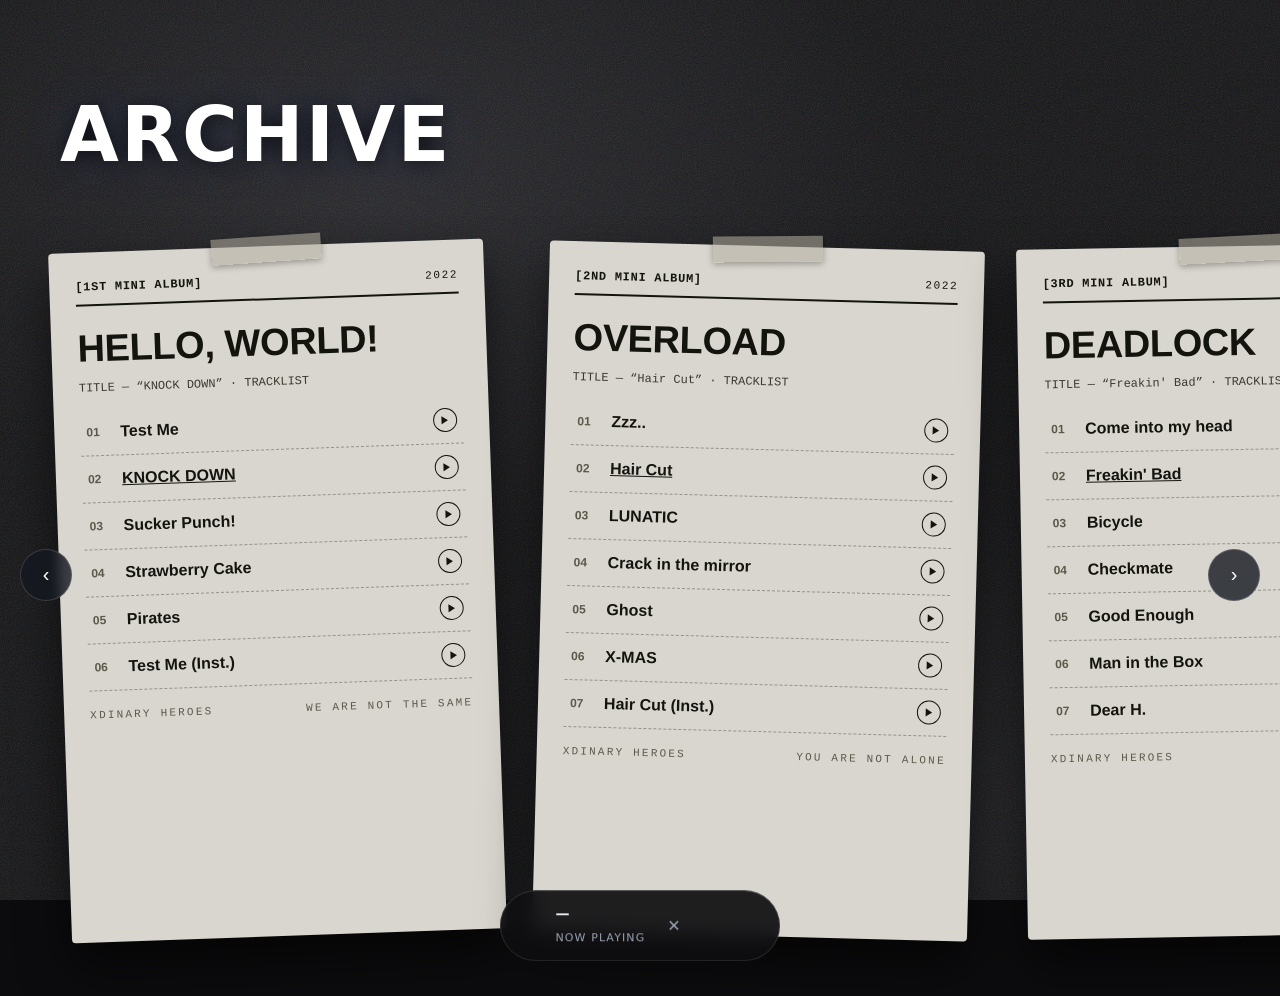
<file: archive.html>
<!DOCTYPE html>
<html lang="ko">
<head>
  <meta charset="UTF-8" />
  <meta name="viewport" content="width=device-width, initial-scale=1.0" />
  <title>ARCHIVE — Xdinary Heroes</title>
  <link rel="icon" href="data:,"/>
  <link rel="stylesheet" href="assets/css/common.css" />
  <style>
    body { background:#0c0c0e; }
    .wall { position:fixed; inset:0; z-index:-2;
      background:radial-gradient(900px 600px at 30% 20%, #26262a 0%, transparent 60%),
                 radial-gradient(700px 500px at 80% 90%, #1c1c1f 0%, transparent 60%), #131315; }
    .wall::after { content:""; position:absolute; inset:0; opacity:0.16;
      background-image:url("data:image/svg+xml,%3Csvg xmlns='http://www.w3.org/2000/svg' width='160' height='160'%3E%3Cfilter id='n'%3E%3CfeTurbulence type='fractalNoise' baseFrequency='0.85' numOctaves='3'/%3E%3C/filter%3E%3Crect width='100%25' height='100%25' filter='url(%23n)'/%3E%3C/svg%3E"); }

    .intro { padding: 78px 60px 4px; }
    .intro h1 { font-size:clamp(40px,6.4vw,76px); font-weight:900; letter-spacing:0.03em; color:#fff;
      text-shadow:0 2px 24px rgba(0,0,0,0.9), 0 0 40px rgba(120,150,255,0.25); }
    .home-link { position:fixed; left:24px; top:22px; z-index:60; font-size:12px; letter-spacing:0.15em; color:rgba(255,255,255,0.6); }
    .home-link:hover { color:#fff; }

    .slider-wrap { position:relative; margin-top:20px; }
    .slider { display:flex; gap:46px; padding:30px 60px 60px; overflow-x:auto; scroll-snap-type:x mandatory; scrollbar-width:none; }
    .slider::-webkit-scrollbar { display:none; }

    .poster { flex:0 0 clamp(300px,34vw,440px); scroll-snap-align:center; background:#d9d6cf; color:#14140f;
      border-radius:4px; padding:26px 26px 30px; transform:rotate(var(--tilt,-1deg)); box-shadow:0 24px 50px rgba(0,0,0,0.6);
      position:relative; transition:transform 0.4s, box-shadow 0.4s; font-family:"Courier New",monospace; }
    .poster:hover { transform:rotate(0deg) translateY(-6px) scale(1.01); box-shadow:0 34px 70px rgba(0,0,0,0.7); }
    .poster::before { content:""; position:absolute; top:-10px; left:50%; transform:translateX(-50%) rotate(-2deg);
      width:110px; height:26px; background:rgba(180,175,160,0.55); box-shadow:0 2px 6px rgba(0,0,0,0.3); }
    .poster .ph { display:flex; justify-content:space-between; align-items:baseline; border-bottom:2px solid #14140f; padding-bottom:8px; }
    .poster .ph .album-no { font-weight:800; letter-spacing:0.06em; font-size:12px; }
    .poster .ph .album-tag { font-size:11px; letter-spacing:0.15em; }
    .poster h2 { font-family:"Pretendard","Noto Sans KR",sans-serif; font-size:clamp(24px,3.2vw,38px); font-weight:900;
      margin:14px 0 2px; text-transform:uppercase; letter-spacing:-0.01em; }
    .poster .release { font-size:12px; color:#3a3a30; margin-bottom:12px; }

    .tracklist { list-style:none; }
    .tracklist li { display:flex; align-items:center; gap:10px; padding:7px 6px; border-bottom:1px dashed rgba(20,20,15,0.35);
      font-family:"Pretendard","Noto Sans KR",sans-serif; }
    .tracklist li .num { font-weight:800; font-size:12px; width:22px; color:#5a5a4a; flex-shrink:0; }
    /* the song title IS a transparent (invisible) clickable hotspot */
    .tracklist .play-hit { flex:1; text-align:left; background:transparent; border:0; padding:4px 2px; margin:0;
      font:inherit; font-weight:600; color:#14140f; cursor:pointer; border-radius:4px; transition:background .15s; }
    .tracklist .play-hit:hover { background:rgba(20,20,15,0.10); }
    .tracklist .play-hit:focus-visible { outline:2px solid #14140f; }
    .tracklist li.is-title .play-hit { text-decoration:underline; }
    .tracklist .play-ico { width:24px; height:24px; border-radius:50%; display:flex; align-items:center; justify-content:center;
      border:1.5px solid #14140f; font-size:10px; flex-shrink:0; }
    .tracklist li.playing { background:#14140f; }
    .tracklist li.playing .num { color:#b9b6a0; }
    .tracklist li.playing .play-hit { color:#d9d6cf; }
    .tracklist li.playing .play-ico { border-color:#d9d6cf; color:#d9d6cf; }
    .poster .footer-stamp { margin-top:16px; font-size:11px; letter-spacing:0.2em; color:#5a5a4a; display:flex; justify-content:space-between; }

    .nav-arrow { position:absolute; top:46%; transform:translateY(-50%); z-index:5; width:52px; height:52px; border-radius:50%;
      cursor:pointer; background:rgba(20,24,33,0.8); border:1px solid rgba(255,255,255,0.15); color:#fff; font-size:20px;
      display:flex; align-items:center; justify-content:center; backdrop-filter:blur(6px); }
    .nav-arrow:hover { border-color:var(--accent); }
    .nav-arrow.prev { left:20px; } .nav-arrow.next { right:20px; }

    .now-playing { position:fixed; left:50%; bottom:24px; transform:translate(-50%,120%); z-index:90; display:flex; align-items:center;
      gap:16px; background:rgba(15,15,17,0.92); border:1px solid rgba(255,255,255,0.12); padding:12px 18px; border-radius:999px;
      backdrop-filter:blur(10px); transition:transform 0.35s; min-width:280px; }
    .now-playing.show { transform:translate(-50%,0); }
    .now-playing .eq { display:flex; align-items:flex-end; gap:3px; height:20px; }
    .now-playing .eq span { width:3px; background:var(--accent); border-radius:2px; animation:eq 0.8s ease-in-out infinite; }
    .now-playing .eq span:nth-child(2){animation-delay:.2s} .now-playing .eq span:nth-child(3){animation-delay:.4s} .now-playing .eq span:nth-child(4){animation-delay:.1s}
    @keyframes eq { 0%,100%{height:20%} 50%{height:100%} }
    .now-playing .np-text b { display:block; font-size:14px; }
    .now-playing .np-text small { color:var(--text-dim); font-size:11px; letter-spacing:0.1em; }
    .now-playing .np-stop { margin-left:6px; cursor:pointer; color:var(--text-dim); }
    .now-playing .np-stop:hover { color:#fff; }

    @media (max-width:720px){ .intro { padding:108px 22px 4px; } .slider { padding:24px 22px 50px; gap:30px; } .nav-arrow { display:none; } }
  </style>
</head>
<body>
  <div class="wall"></div>

  <section class="intro"><h1>ARCHIVE</h1></section>

  <div class="slider-wrap">
    <button class="nav-arrow prev" aria-label="이전">‹</button>
    <button class="nav-arrow next" aria-label="다음">›</button>
    <div class="slider" id="slider">
      <article class="poster" style="--tilt:-2deg">
        <div class="ph"><span class="album-no">[1ST MINI ALBUM]</span><span class="album-tag">2022</span></div>
        <h2>Hello, world!</h2>
        <p class="release">TITLE — “KNOCK DOWN” · TRACKLIST</p>
        <ul class="tracklist">
          <li><span class="num">01</span><button class="title play-hit" data-seed="1" aria-label="Test Me 재생">Test Me</button><span class="play-ico">▶</span></li>
          <li class="is-title"><span class="num">02</span><button class="title play-hit" data-seed="2" aria-label="KNOCK DOWN 재생">KNOCK DOWN</button><span class="play-ico">▶</span></li>
          <li><span class="num">03</span><button class="title play-hit" data-seed="3" aria-label="Sucker Punch! 재생">Sucker Punch!</button><span class="play-ico">▶</span></li>
          <li><span class="num">04</span><button class="title play-hit" data-seed="4" aria-label="Strawberry Cake 재생">Strawberry Cake</button><span class="play-ico">▶</span></li>
          <li><span class="num">05</span><button class="title play-hit" data-seed="5" aria-label="Pirates 재생">Pirates</button><span class="play-ico">▶</span></li>
          <li><span class="num">06</span><button class="title play-hit" data-seed="6" aria-label="Test Me (Inst.) 재생">Test Me (Inst.)</button><span class="play-ico">▶</span></li>
        </ul>
        <div class="footer-stamp"><span>XDINARY HEROES</span><span>WE ARE NOT THE SAME</span></div>
      </article>
      <article class="poster" style="--tilt:1.5deg">
        <div class="ph"><span class="album-no">[2ND MINI ALBUM]</span><span class="album-tag">2022</span></div>
        <h2>Overload</h2>
        <p class="release">TITLE — “Hair Cut” · TRACKLIST</p>
        <ul class="tracklist">
          <li><span class="num">01</span><button class="title play-hit" data-seed="7" aria-label="Zzz.. 재생">Zzz..</button><span class="play-ico">▶</span></li>
          <li class="is-title"><span class="num">02</span><button class="title play-hit" data-seed="8" aria-label="Hair Cut 재생">Hair Cut</button><span class="play-ico">▶</span></li>
          <li><span class="num">03</span><button class="title play-hit" data-seed="9" aria-label="LUNATIC 재생">LUNATIC</button><span class="play-ico">▶</span></li>
          <li><span class="num">04</span><button class="title play-hit" data-seed="10" aria-label="Crack in the mirror 재생">Crack in the mirror</button><span class="play-ico">▶</span></li>
          <li><span class="num">05</span><button class="title play-hit" data-seed="11" aria-label="Ghost 재생">Ghost</button><span class="play-ico">▶</span></li>
          <li><span class="num">06</span><button class="title play-hit" data-seed="12" aria-label="X-MAS 재생">X-MAS</button><span class="play-ico">▶</span></li>
          <li><span class="num">07</span><button class="title play-hit" data-seed="13" aria-label="Hair Cut (Inst.) 재생">Hair Cut (Inst.)</button><span class="play-ico">▶</span></li>
        </ul>
        <div class="footer-stamp"><span>XDINARY HEROES</span><span>YOU ARE NOT ALONE</span></div>
      </article>
      <article class="poster" style="--tilt:-1deg">
        <div class="ph"><span class="album-no">[3RD MINI ALBUM]</span><span class="album-tag">2023</span></div>
        <h2>Deadlock</h2>
        <p class="release">TITLE — “Freakin&#x27; Bad” · TRACKLIST</p>
        <ul class="tracklist">
          <li><span class="num">01</span><button class="title play-hit" data-seed="14" aria-label="Come into my head 재생">Come into my head</button><span class="play-ico">▶</span></li>
          <li class="is-title"><span class="num">02</span><button class="title play-hit" data-seed="15" aria-label="Freakin&#x27; Bad 재생">Freakin&#x27; Bad</button><span class="play-ico">▶</span></li>
          <li><span class="num">03</span><button class="title play-hit" data-seed="16" aria-label="Bicycle 재생">Bicycle</button><span class="play-ico">▶</span></li>
          <li><span class="num">04</span><button class="title play-hit" data-seed="17" aria-label="Checkmate 재생">Checkmate</button><span class="play-ico">▶</span></li>
          <li><span class="num">05</span><button class="title play-hit" data-seed="18" aria-label="Good Enough 재생">Good Enough</button><span class="play-ico">▶</span></li>
          <li><span class="num">06</span><button class="title play-hit" data-seed="19" aria-label="Man in the Box 재생">Man in the Box</button><span class="play-ico">▶</span></li>
          <li><span class="num">07</span><button class="title play-hit" data-seed="20" aria-label="Dear H. 재생">Dear H.</button><span class="play-ico">▶</span></li>
        </ul>
        <div class="footer-stamp"><span>XDINARY HEROES</span><span>BREAK THE BRAKE</span></div>
      </article>
      <article class="poster" style="--tilt:2deg">
        <div class="ph"><span class="album-no">[4TH MINI ALBUM]</span><span class="album-tag">2023</span></div>
        <h2>Livelock</h2>
        <p class="release">TITLE — “Break the Brake” · TRACKLIST</p>
        <ul class="tracklist">
          <li class="is-title"><span class="num">01</span><button class="title play-hit" data-seed="21" aria-label="Break the Brake 재생">Break the Brake</button><span class="play-ico">▶</span></li>
          <li><span class="num">02</span><button class="title play-hit" data-seed="22" aria-label="Freddy 재생">Freddy</button><span class="play-ico">▶</span></li>
          <li><span class="num">03</span><button class="title play-hit" data-seed="23" aria-label="PLUTO 재생">PLUTO</button><span class="play-ico">▶</span></li>
          <li><span class="num">04</span><button class="title play-hit" data-seed="24" aria-label="Enemy 재생">Enemy</button><span class="play-ico">▶</span></li>
          <li><span class="num">05</span><button class="title play-hit" data-seed="25" aria-label="Bad Chemical 재생">Bad Chemical</button><span class="play-ico">▶</span></li>
          <li><span class="num">06</span><button class="title play-hit" data-seed="26" aria-label="Paranoid 재생">Paranoid</button><span class="play-ico">▶</span></li>
          <li><span class="num">07</span><button class="title play-hit" data-seed="27" aria-label="AGAIN? AGAIN! 재생">AGAIN? AGAIN!</button><span class="play-ico">▶</span></li>
        </ul>
        <div class="footer-stamp"><span>XDINARY HEROES</span><span>WE ARE ALL HEROES</span></div>
      </article>
      <article class="poster" style="--tilt:-1.5deg">
        <div class="ph"><span class="album-no">[1ST FULL ALBUM]</span><span class="album-tag">2024</span></div>
        <h2>Troubleshooting</h2>
        <p class="release">TITLE — “Little Things” · TRACKLIST</p>
        <ul class="tracklist">
          <li><span class="num">01</span><button class="title play-hit" data-seed="28" aria-label="No Matter 재생">No Matter</button><span class="play-ico">▶</span></li>
          <li class="is-title"><span class="num">02</span><button class="title play-hit" data-seed="29" aria-label="Little Things 재생">Little Things</button><span class="play-ico">▶</span></li>
          <li><span class="num">03</span><button class="title play-hit" data-seed="30" aria-label="UNDEFINED 재생">UNDEFINED</button><span class="play-ico">▶</span></li>
          <li><span class="num">04</span><button class="title play-hit" data-seed="31" aria-label="Paint It 재생">Paint It</button><span class="play-ico">▶</span></li>
          <li><span class="num">05</span><button class="title play-hit" data-seed="32" aria-label="Money On My Mind 재생">Money On My Mind</button><span class="play-ico">▶</span></li>
          <li><span class="num">06</span><button class="title play-hit" data-seed="33" aria-label="Dreaming Girl 재생">Dreaming Girl</button><span class="play-ico">▶</span></li>
          <li><span class="num">07</span><button class="title play-hit" data-seed="34" aria-label="until the end of time 재생">until the end of time</button><span class="play-ico">▶</span></li>
          <li><span class="num">08</span><button class="title play-hit" data-seed="35" aria-label="Walking to the Moon 재생">Walking to the Moon</button><span class="play-ico">▶</span></li>
          <li><span class="num">09</span><button class="title play-hit" data-seed="36" aria-label="MONEYBALL 재생">MONEYBALL</button><span class="play-ico">▶</span></li>
          <li><span class="num">10</span><button class="title play-hit" data-seed="37" aria-label="Night of Fireworks 재생">Night of Fireworks</button><span class="play-ico">▶</span></li>
        </ul>
        <div class="footer-stamp"><span>XDINARY HEROES</span><span>TROUBLESHOOTING</span></div>
      </article>
      <article class="poster" style="--tilt:1deg">
        <div class="ph"><span class="album-no">[5TH MINI ALBUM]</span><span class="album-tag">2024</span></div>
        <h2>LIVE and FALL</h2>
        <p class="release">TITLE — “Night before the end” · TRACKLIST</p>
        <ul class="tracklist">
          <li><span class="num">01</span><button class="title play-hit" data-seed="38" aria-label="XH_WORLD_75 재생">XH_WORLD_75</button><span class="play-ico">▶</span></li>
          <li class="is-title"><span class="num">02</span><button class="title play-hit" data-seed="39" aria-label="Night before the end 재생">Night before the end</button><span class="play-ico">▶</span></li>
          <li><span class="num">03</span><button class="title play-hit" data-seed="40" aria-label="Save me 재생">Save me</button><span class="play-ico">▶</span></li>
          <li><span class="num">04</span><button class="title play-hit" data-seed="41" aria-label="소년만화 재생">소년만화</button><span class="play-ico">▶</span></li>
          <li><span class="num">05</span><button class="title play-hit" data-seed="42" aria-label="iNSTEAD! (feat. YB) 재생">iNSTEAD! (feat. YB)</button><span class="play-ico">▶</span></li>
          <li><span class="num">06</span><button class="title play-hit" data-seed="43" aria-label="FEELING NICE 재생">FEELING NICE</button><span class="play-ico">▶</span></li>
          <li><span class="num">07</span><button class="title play-hit" data-seed="44" aria-label="XYMPHONY 재생">XYMPHONY</button><span class="play-ico">▶</span></li>
          <li><span class="num">08</span><button class="title play-hit" data-seed="45" aria-label="LOVE and FEAR 재생">LOVE and FEAR</button><span class="play-ico">▶</span></li>
        </ul>
        <div class="footer-stamp"><span>XDINARY HEROES</span><span>LIVE AND FALL</span></div>
      </article>
      <article class="poster" style="--tilt:-2deg">
        <div class="ph"><span class="album-no">[6TH MINI ALBUM]</span><span class="album-tag">2025</span></div>
        <h2>Beautiful Mind</h2>
        <p class="release">TITLE — “Beautiful Life” · TRACKLIST</p>
        <ul class="tracklist">
          <li class="is-title"><span class="num">01</span><button class="title play-hit" data-seed="46" aria-label="Beautiful Life 재생">Beautiful Life</button><span class="play-ico">▶</span></li>
          <li><span class="num">02</span><button class="title play-hit" data-seed="47" aria-label="FIGHT ME 재생">FIGHT ME</button><span class="play-ico">▶</span></li>
          <li><span class="num">03</span><button class="title play-hit" data-seed="48" aria-label="more than i like 재생">more than i like</button><span class="play-ico">▶</span></li>
          <li><span class="num">04</span><button class="title play-hit" data-seed="49" aria-label="Diamond 재생">Diamond</button><span class="play-ico">▶</span></li>
          <li><span class="num">05</span><button class="title play-hit" data-seed="50" aria-label="Supernatural 재생">Supernatural</button><span class="play-ico">▶</span></li>
          <li><span class="num">06</span><button class="title play-hit" data-seed="51" aria-label="George the Lobster 재생">George the Lobster</button><span class="play-ico">▶</span></li>
          <li><span class="num">07</span><button class="title play-hit" data-seed="52" aria-label="BBB (Bitter But Better) 재생">BBB (Bitter But Better)</button><span class="play-ico">▶</span></li>
        </ul>
        <div class="footer-stamp"><span>XDINARY HEROES</span><span>BEAUTIFUL MIND</span></div>
      </article>
      <article class="poster" style="--tilt:1.2deg">
        <div class="ph"><span class="album-no">[7TH MINI ALBUM]</span><span class="album-tag">2025</span></div>
        <h2>LXVE to DEATH</h2>
        <p class="release">TITLE — “ICU” · TRACKLIST</p>
        <ul class="tracklist">
          <li><span class="num">01</span><button class="title play-hit" data-seed="53" aria-label="Lost and Found 재생">Lost and Found</button><span class="play-ico">▶</span></li>
          <li class="is-title"><span class="num">02</span><button class="title play-hit" data-seed="54" aria-label="ICU 재생">ICU</button><span class="play-ico">▶</span></li>
          <li><span class="num">03</span><button class="title play-hit" data-seed="55" aria-label="Ashes to Ashes 재생">Ashes to Ashes</button><span class="play-ico">▶</span></li>
          <li><span class="num">04</span><button class="title play-hit" data-seed="56" aria-label="Spoiler!!! 재생">Spoiler!!!</button><span class="play-ico">▶</span></li>
          <li><span class="num">05</span><button class="title play-hit" data-seed="57" aria-label="Love Tug of War 재생">Love Tug of War</button><span class="play-ico">▶</span></li>
          <li><span class="num">06</span><button class="title play-hit" data-seed="58" aria-label="LOVE ME 2 DEATH 재생">LOVE ME 2 DEATH</button><span class="play-ico">▶</span></li>
          <li><span class="num">07</span><button class="title play-hit" data-seed="59" aria-label="FiRE (My Sweet Misery) 재생">FiRE (My Sweet Misery)</button><span class="play-ico">▶</span></li>
        </ul>
        <div class="footer-stamp"><span>XDINARY HEROES</span><span>LXVE TO DEATH</span></div>
      </article>
      <article class="poster" style="--tilt:-1deg">
        <div class="ph"><span class="album-no">[8TH MINI ALBUM]</span><span class="album-tag">2026</span></div>
        <h2>DEAD AND</h2>
        <p class="release">TITLE — “Voyager” · TRACKLIST</p>
        <ul class="tracklist">
          <li><span class="num">01</span><button class="title play-hit" data-seed="60" aria-label="Helium Balloon 재생">Helium Balloon</button><span class="play-ico">▶</span></li>
          <li class="is-title"><span class="num">02</span><button class="title play-hit" data-seed="61" aria-label="Voyager 재생">Voyager</button><span class="play-ico">▶</span></li>
          <li><span class="num">03</span><button class="title play-hit" data-seed="62" aria-label="No Cool Kids Zone 재생">No Cool Kids Zone</button><span class="play-ico">▶</span></li>
          <li><span class="num">04</span><button class="title play-hit" data-seed="63" aria-label="Hurt So Good 재생">Hurt So Good</button><span class="play-ico">▶</span></li>
          <li><span class="num">05</span><button class="title play-hit" data-seed="64" aria-label="Rise High Rise 재생">Rise High Rise</button><span class="play-ico">▶</span></li>
          <li><span class="num">06</span><button class="title play-hit" data-seed="65" aria-label="KTM 재생">KTM</button><span class="play-ico">▶</span></li>
          <li><span class="num">07</span><button class="title play-hit" data-seed="66" aria-label="X room 재생">X room</button><span class="play-ico">▶</span></li>
        </ul>
        <div class="footer-stamp"><span>XDINARY HEROES</span><span>WE ARE ALL HEROES</span></div>
      </article>
    </div>
  </div>

  <div class="now-playing" id="nowPlaying">
    <div class="eq"><span></span><span></span><span></span><span></span></div>
    <div class="np-text"><b id="npTitle">—</b><small id="npAlbum">NOW PLAYING</small></div>
    <span class="np-stop" id="npStop">✕</span>
  </div>

  <!-- hidden host: YouTube audio plays here (video off-screen, sound only) -->
  <div id="ytHost" style="position:fixed; left:-9999px; top:-9999px; width:240px; height:135px; pointer-events:none;"></div>

  <script src="assets/js/media.js"></script>
  <script src="assets/js/archive.js"></script>
</body>
</html>
</file>
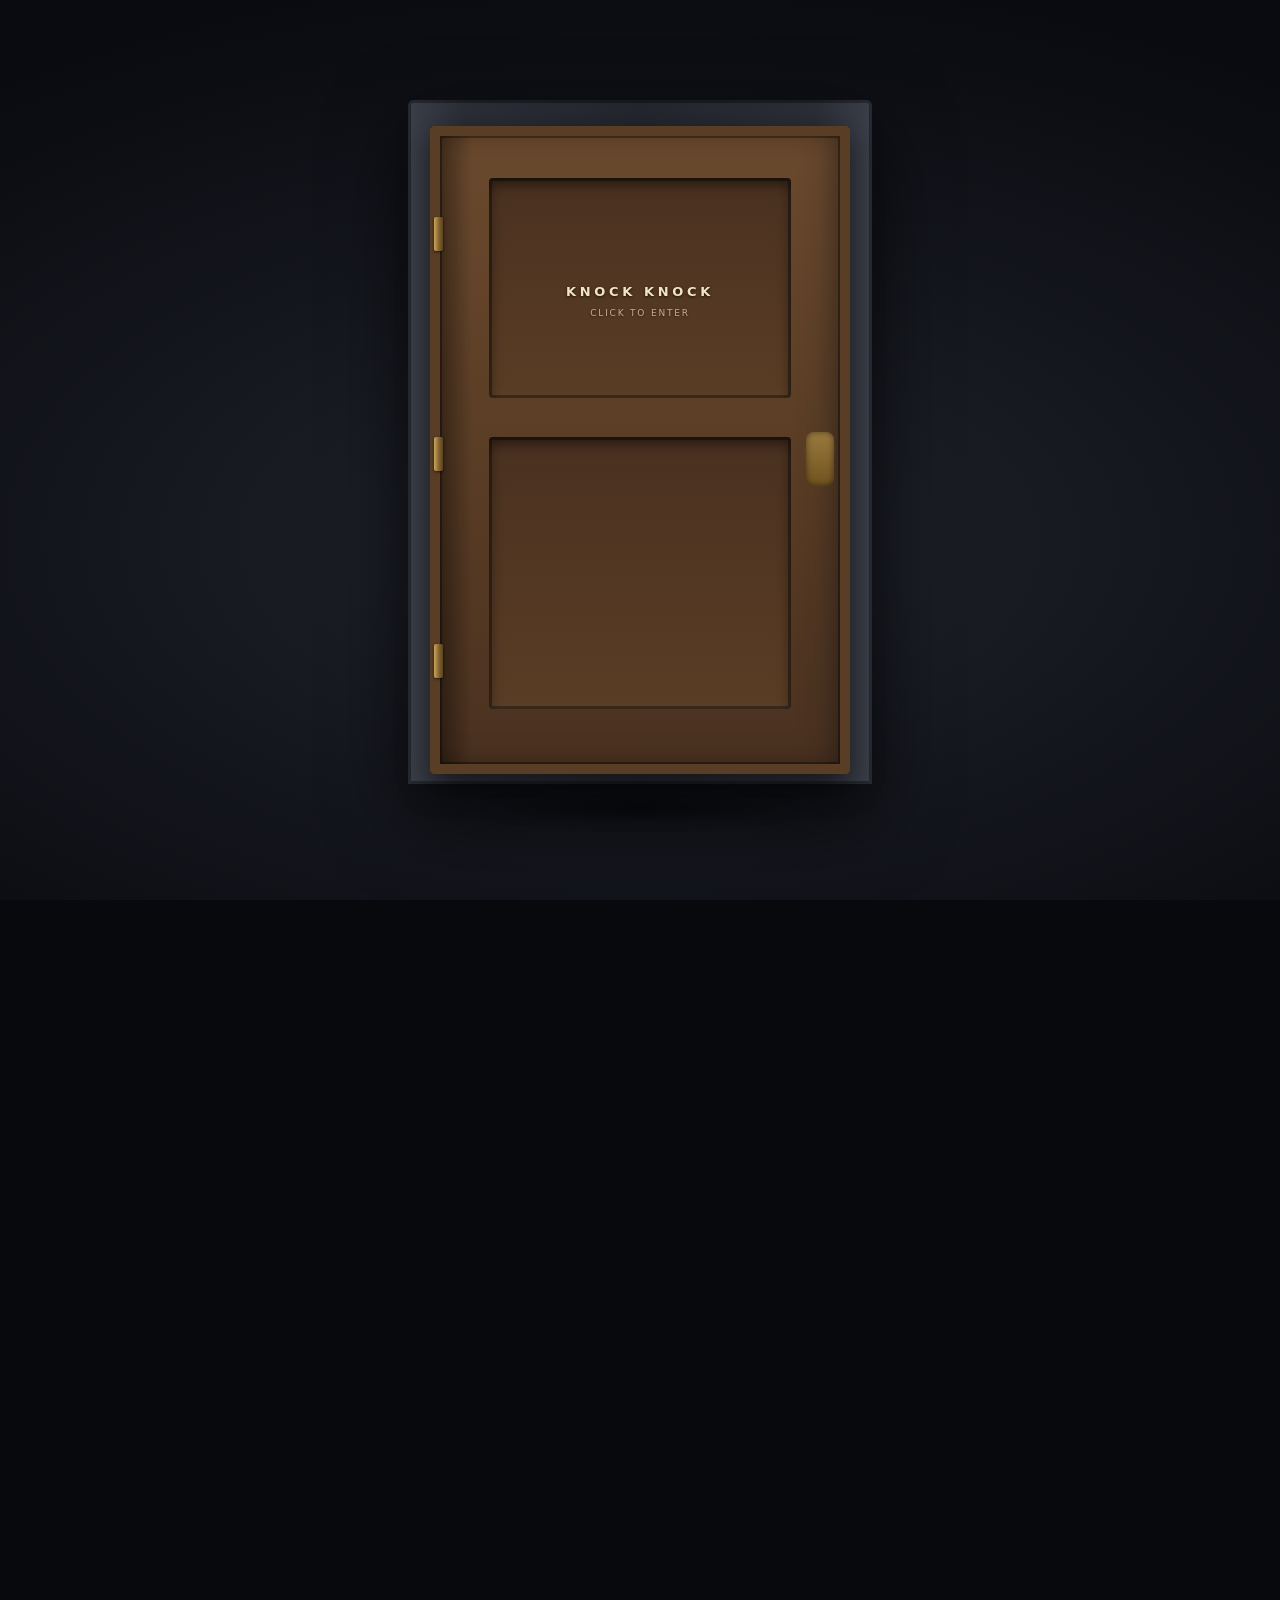
<file: behind.html>
<!DOCTYPE html>
<html lang="ko">
<head>
  <meta charset="UTF-8" />
  <meta name="viewport" content="width=device-width, initial-scale=1.0" />
  <title>BEHIND THE SCENE — Xdinary Heroes</title>
  <link rel="icon" href="data:,"/>
  <link rel="stylesheet" href="assets/css/common.css" />
  <style>
    body { background:#08090d; }
    .home-link { position:fixed; left:24px; top:22px; z-index:120; font-size:12px; letter-spacing:0.15em; color:rgba(255,255,255,0.6); }
    .home-link:hover { color:#fff; }

    /* ===== Stage 1 — realistic door ===== */
    .facade { position:relative; height:100vh; display:flex; align-items:center; justify-content:center; overflow:hidden;
      background:radial-gradient(120% 90% at 50% 60%, #20232c 0%, #0a0b10 70%); perspective:1600px; }
    /* floor shadow */
    .facade::after { content:""; position:absolute; bottom:8vh; width:min(460px,80vw); height:40px; border-radius:50%;
      background:radial-gradient(closest-side, rgba(0,0,0,0.6), transparent 70%); filter:blur(6px); }

    .doorway { position:relative; width:clamp(300px,34vw,420px); height:clamp(460px,72vh,680px); transform-style:preserve-3d; }
    /* outer frame / architrave */
    .door-frame { position:absolute; inset:-26px -22px -10px; border-radius:6px 6px 0 0;
      background:linear-gradient(90deg,#3b3f49,#2b2e36 12%,#23262d 50%,#2b2e36 88%,#3b3f49);
      box-shadow:0 30px 80px rgba(0,0,0,0.7), inset 0 0 0 3px rgba(0,0,0,0.35); }
    /* dark interior seen behind the door */
    .door-inside { position:absolute; inset:0; border-radius:3px; overflow:hidden;
      background:linear-gradient(180deg, rgba(0,0,0,0.55), rgba(0,0,0,0.25)),
                 radial-gradient(80% 60% at 50% 40%, #6a563a 0%, #281f12 55%, #0b0906 100%); }
    .door-inside .warmlight { position:absolute; left:50%; top:34%; width:62%; height:52%; transform:translateX(-50%);
      background:radial-gradient(closest-side, rgba(255,196,120,0.55), transparent 70%); filter:blur(7px); }
    .door-inside .hint-text { position:absolute; bottom:30px; left:0; right:0; text-align:center; font-size:11px;
      letter-spacing:0.3em; color:rgba(255,255,255,0.7); text-transform:uppercase; }

    /* the actual door slab */
    .door-panel { position:absolute; inset:0; z-index:3; cursor:pointer; transform-origin:left center;
      transition:transform 1.1s cubic-bezier(.6,.02,.2,1); border-radius:3px;
      background:
        linear-gradient(90deg, rgba(0,0,0,0.5), rgba(0,0,0,0.0) 10%, rgba(0,0,0,0.0) 90%, rgba(255,255,255,0.04)),
        linear-gradient(180deg,#6b4a2e,#5a3d25 50%,#4a3120);
      box-shadow: inset 0 0 0 10px #5a3d25, inset 0 0 0 12px rgba(0,0,0,0.35),
                  inset -14px 0 34px rgba(0,0,0,0.55), 0 10px 30px rgba(0,0,0,0.5);
    }
    /* recessed panels */
    .door-panel .panel { position:absolute; left:14%; right:14%; border-radius:4px;
      background:linear-gradient(180deg,#4a3120,#5a3d25); box-shadow: inset 0 0 0 3px rgba(0,0,0,0.35),
        inset 0 6px 14px rgba(0,0,0,0.55), inset 0 -4px 10px rgba(255,255,255,0.05); }
    .door-panel .panel.p-top { top:8%; height:34%; }
    .door-panel .panel.p-bottom { top:48%; height:42%; }
    /* hinges on the left edge */
    .door-panel .hinge { position:absolute; left:4px; width:9px; height:34px; border-radius:2px;
      background:linear-gradient(90deg,#caa55a,#7c5e2f 60%,#5b441f); box-shadow:0 1px 3px rgba(0,0,0,0.6); }
    .door-panel .hinge.h1 { top:14%; } .door-panel .hinge.h2 { top:48%; } .door-panel .hinge.h3 { top:80%; }
    /* round handle + plate */
    .door-panel .handle { position:absolute; right:22px; top:50%; transform:translateY(-50%);
      width:16px; height:16px; border-radius:50%;
      background:radial-gradient(circle at 35% 30%, #ffe6ad, #b88a3c 60%, #6f521f);
      box-shadow:0 0 10px rgba(255,210,140,0.5), 0 2px 4px rgba(0,0,0,0.6); }
    .door-panel .handle::before { content:""; position:absolute; left:-6px; top:-10px; width:28px; height:54px;
      border-radius:8px; background:linear-gradient(180deg,#9a7a3e,#6f521f); z-index:-1; box-shadow:inset 0 0 6px rgba(0,0,0,0.5); }

    /* knock-knock cue */
    .door-panel .knock {
      position:absolute; left:50%; top:24%; transform:translateX(-50%); text-align:center;
      color:#f3e4c4; letter-spacing:0.28em; text-transform:uppercase; font-size:13px; font-weight:700;
      text-shadow:0 1px 3px rgba(0,0,0,0.7); animation:knock 1.6s ease-in-out infinite;
    }
    .door-panel .knock small { display:block; font-size:9px; letter-spacing:0.2em; opacity:0.7; margin-top:6px; font-weight:400; }
    @keyframes knock { 0%,100%{transform:translateX(-50%) rotate(0)} 92%{transform:translateX(-50%) rotate(0)}
      94%{transform:translateX(-52%) rotate(-2deg)} 96%{transform:translateX(-48%) rotate(2deg)} 98%{transform:translateX(-50%) rotate(0)} }

    .facade.open .door-panel { transform: rotateY(-112deg); }
    .facade.enter { animation:dolly 1.2s ease forwards; }
    @keyframes dolly { to { transform:scale(2.7); opacity:0; } }

    /* ===== Stage 2 — interior gallery ===== */
    .interior { min-height:100vh; padding:64px 48px 90px; opacity:0; transform:translateY(30px);
      transition:opacity .8s ease, transform .8s ease; pointer-events:none;
      background:radial-gradient(90% 60% at 70% 8%, #20242e 0%, transparent 55%), linear-gradient(180deg,#0e1016,#08090d); }
    .interior.show { opacity:1; transform:none; pointer-events:auto; }
    .interior .room-head { max-width:1180px; margin:0 auto 22px; line-height:1.05; }
    .interior .room-head .eyebrow { color:var(--accent); letter-spacing:0.2em; font-size:13px; text-transform:uppercase; line-height:1.05; }
    .interior .room-head h2 { font-size:clamp(28px,4vw,48px); font-weight:800; margin-top:4px; line-height:1.02; letter-spacing:0.01em; }
    .room { max-width:1180px; margin:0 auto; }

    .clip { position:relative; border-radius:16px; overflow:hidden; background:#0d0f15; border:1px solid rgba(255,255,255,0.08);
      cursor:pointer; box-shadow:0 20px 50px rgba(0,0,0,0.5); }
    .clip .thumb { position:absolute; inset:0; width:100%; height:100%; object-fit:cover; background:#15171f; }
    .clip .grad { position:absolute; inset:0; background:linear-gradient(180deg, rgba(0,0,0,0.1) 40%, rgba(0,0,0,0.85)); }
    .clip .tag-tl { position:absolute; top:16px; left:16px; z-index:3; font-size:11px; letter-spacing:0.22em; padding:6px 12px;
      border-radius:6px; background:rgba(0,0,0,0.5); border:1px solid rgba(255,255,255,0.25); backdrop-filter:blur(4px); }
    .clip .play-circle { position:absolute; top:50%; left:50%; transform:translate(-50%,-50%); z-index:3; border-radius:50%;
      display:flex; align-items:center; justify-content:center; border:2px solid rgba(255,255,255,0.8); color:#fff; transition:.25s; }
    .clip:hover .play-circle { background:rgba(79,125,255,0.4); transform:translate(-50%,-50%) scale(1.08); }
    .clip .cap { position:absolute; left:18px; right:18px; bottom:16px; z-index:3; display:flex; justify-content:space-between; align-items:flex-end; gap:12px; }
    .clip .cap b { font-size:15px; font-weight:600; line-height:1.3; }
    .feature-clip { aspect-ratio:16/8; }
    .feature-clip .play-circle { width:74px; height:74px; font-size:24px; }
    .feature-clip .cap b { font-size:18px; }

    .more-head { display:flex; align-items:center; gap:14px; margin:30px 0 16px; }
    .more-head h4 { font-size:14px; letter-spacing:0.18em; text-transform:uppercase; color:#cfd6e6; }
    .more-head .rule { flex:1; height:1px; background:rgba(255,255,255,0.12); }
    .clip-grid { display:grid; grid-template-columns:repeat(auto-fill,minmax(240px,1fr)); gap:18px; }
    .mini-clip { aspect-ratio:16/10; }
    .mini-clip .play-circle { width:48px; height:48px; font-size:16px; }
    .mini-clip:hover { transform:translateY(-4px); transition:transform .25s; }

    .exit-btn { position:fixed; left:24px; bottom:26px; z-index:80; display:none; }

    .lightbox { position:fixed; inset:0; z-index:200; display:none; align-items:center; justify-content:center; padding:30px;
      background:rgba(5,6,10,0.93); backdrop-filter:blur(8px); }
    .lightbox.show { display:flex; }
    .lightbox .lb-inner { width:min(960px,100%); }
    .lightbox .lb-frame { position:relative; width:100%; aspect-ratio:16/9; border-radius:16px; overflow:hidden; background:#000; border:1px solid rgba(255,255,255,0.12); }
    .lightbox .lb-frame iframe { width:100%; height:100%; border:0; }
    .lightbox .lb-title { margin-top:14px; display:flex; justify-content:space-between; align-items:center; }
    .lightbox .lb-close { cursor:pointer; color:var(--text-dim); font-size:24px; }
    .lightbox .lb-close:hover { color:#fff; }

    @media (max-width:820px){ .interior { padding:56px 20px 80px; } .feature-clip { aspect-ratio:16/10; } }
  </style>
</head>
<body>
  <div class="starfield"></div>

  <!-- Stage 1 — realistic door -->
  <section class="facade" id="facade">
    <div class="doorway">
      <div class="door-frame"></div>
      <div class="door-inside"><div class="warmlight"></div><div class="hint-text">come inside</div></div>
      <div class="door-panel" id="doorPanel" role="button" tabindex="0" aria-label="문을 두드려 입장">
        <span class="hinge h1"></span><span class="hinge h2"></span><span class="hinge h3"></span>
        <span class="panel p-top"></span><span class="panel p-bottom"></span>
        <span class="handle"></span>
        <span class="knock">knock knock<small>click to enter</small></span>
      </div>
    </div>
  </section>

  <!-- Stage 2 — interior gallery (clips built from window.MEDIA.behind) -->
  <section class="interior" id="interior">
    <div class="room-head">
      <span class="eyebrow">Inside the Room</span>
      <h2>BEHIND THE SCENES</h2>
    </div>
    <div class="room">
      <div id="featured"></div>
      <div class="more-head"><h4>More Clips</h4><span class="rule"></span></div>
      <div class="clip-grid" id="grid"></div>
    </div>
  </section>

  <button class="btn-ghost exit-btn" id="exitBtn">‹ 다시 나가기</button>

  <div class="lightbox" id="lightbox">
    <div class="lb-inner">
      <div class="lb-frame" id="lbFrame"></div>
      <div class="lb-title">
        <span id="lbTitle">—</span>
        <span style="display:flex; gap:16px; align-items:center;">
          <a id="lbOpen" target="_blank" rel="noopener" style="font-size:13px; color:var(--accent);">유튜브에서 보기 ↗</a>
          <span class="lb-close" id="lbClose">✕</span>
        </span>
      </div>
    </div>
  </div>

  <script src="assets/js/media.js"></script>
  <script src="assets/js/behind.js"></script>
</body>
</html>
</file>
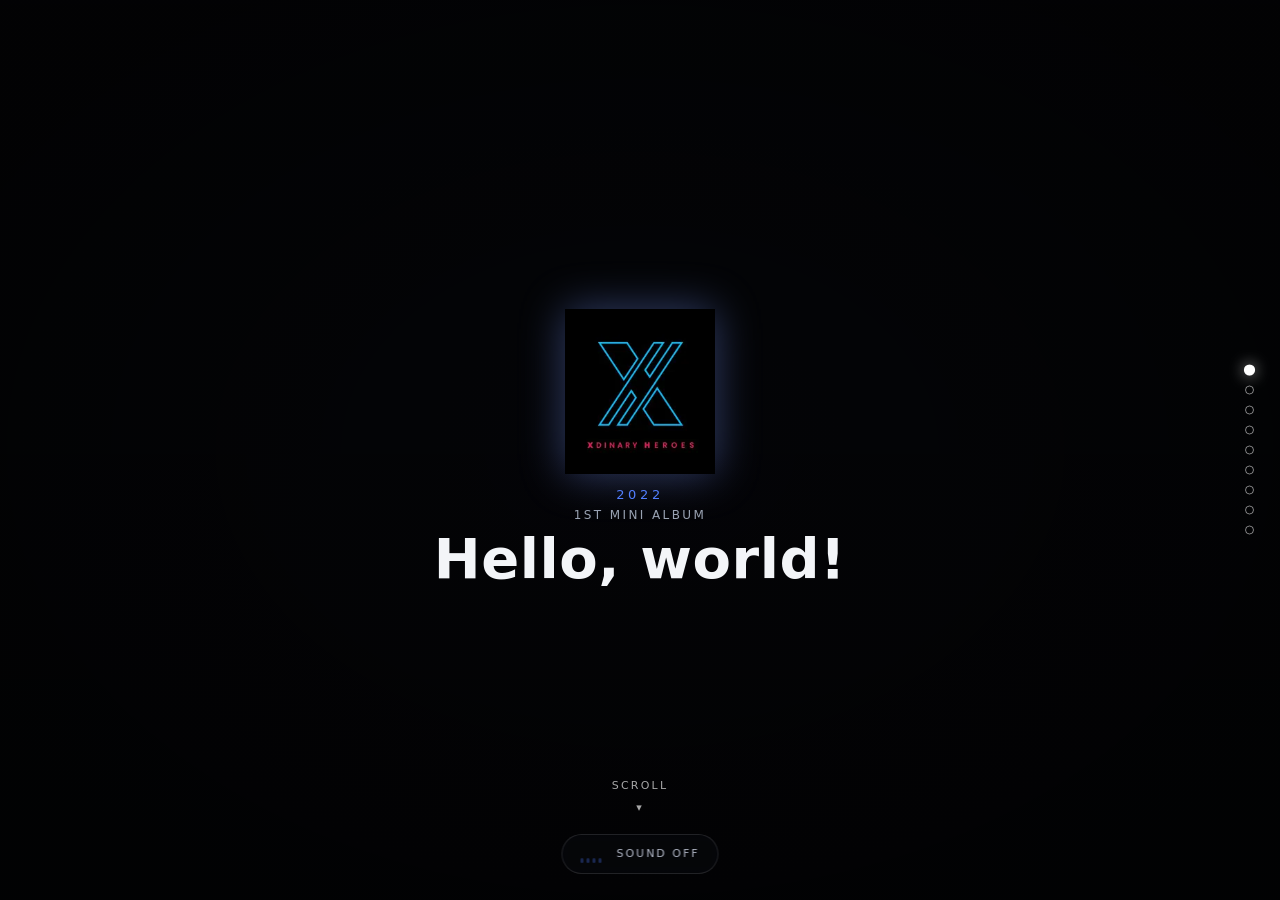
<file: discography.html>
<!DOCTYPE html>
<html lang="ko">
<head>
  <meta charset="UTF-8" />
  <meta name="viewport" content="width=device-width, initial-scale=1.0" />
  <title>DISCOGRAPHY — Xdinary Heroes</title>
  <link rel="icon" href="data:,"/>
  <link rel="stylesheet" href="assets/css/common.css" />
  <style>
    html, body { height:100%; }
    body { background:#05060a; overflow:hidden; }
    .deck { height:100vh; overflow-y:scroll; scroll-snap-type:y mandatory; scrollbar-width:none; }
    .deck::-webkit-scrollbar { display:none; }
    .album { position:relative; height:100vh; scroll-snap-align:start; display:flex; align-items:center; justify-content:center; overflow:hidden; }
    .album video { position:absolute; inset:0; width:100%; height:100%; object-fit:cover; z-index:0; }
    /* YouTube background — cover the viewport without letterboxing */
    .album .yt-bg { position:absolute; inset:0; z-index:0; overflow:hidden; }
    .album .yt-bg iframe { position:absolute; top:50%; left:50%; width:100vw; height:56.25vw;
      min-height:100vh; min-width:177.78vh; transform:translate(-50%,-50%); border:0; pointer-events:none; }
    .album .bg-fallback { position:absolute; inset:0; z-index:0; background:var(--cover, linear-gradient(135deg,#1a2238,#0c1020)); }
    .album .scrim { position:absolute; inset:0; z-index:1; background:radial-gradient(60% 60% at 50% 50%, rgba(0,0,0,0.12), rgba(0,0,0,0.58)); }

    /* centered block: logo image + tight meta (year / ordinal / album name) */
    .album .center { position:relative; z-index:2; display:flex; flex-direction:column; align-items:center; gap:14px;
      opacity:0; transform:translateY(24px) scale(0.98); transition:opacity .9s ease, transform .9s ease; }
    .album.in-view .center { opacity:1; transform:none; }
    .album .logo { width:min(150px,32vw); filter:drop-shadow(0 0 22px rgba(120,150,255,0.4)); }
    .album .meta { text-align:center; line-height:1.12; }
    .album .meta .year { display:block; font-size:13px; letter-spacing:0.28em; color:var(--ac,#9aa3b2); }
    .album .meta .ordinal { display:block; font-size:12px; letter-spacing:0.2em; text-transform:uppercase; color:var(--text-dim); margin-top:6px; }
    .album .meta .title { font-size:clamp(30px,4.4vw,56px); font-weight:800; letter-spacing:0.01em; margin-top:6px; }

    /* progress dots */
    .dots { position:fixed; right:26px; top:50%; transform:translateY(-50%); z-index:50; display:flex; flex-direction:column; gap:11px; }
    .dots button { width:9px; height:9px; border-radius:50%; border:1px solid rgba(255,255,255,0.5); background:transparent; cursor:pointer; padding:0; transition:all .25s; }
    .dots button.active { background:#fff; box-shadow:0 0 12px rgba(255,255,255,0.7); transform:scale(1.25); }

    .scroll-cue { position:fixed; left:50%; bottom:84px; transform:translateX(-50%); z-index:50; color:rgba(255,255,255,0.65);
      font-size:11px; letter-spacing:0.2em; text-transform:uppercase; display:flex; flex-direction:column; align-items:center; gap:5px; transition:opacity .4s; }
    .scroll-cue .arrow { animation:bob 1.6s ease-in-out infinite; }
    @keyframes bob { 0%,100%{transform:translateY(0)} 50%{transform:translateY(6px)} }

    /* bottom-center sound motion icon — doubles as mute toggle + visual state */
    .sound-ctrl { position:fixed; left:50%; bottom:26px; transform:translateX(-50%); z-index:60;
      display:flex; align-items:center; gap:12px; padding:10px 18px; border-radius:999px; cursor:pointer;
      background:rgba(10,12,18,0.55); border:1px solid rgba(255,255,255,0.14); backdrop-filter:blur(6px);
      color:#cfd6e6; font-size:11px; letter-spacing:0.18em; text-transform:uppercase; user-select:none; }
    .sound-ctrl:hover { border-color:var(--accent); }
    .sound-ctrl .bars { display:flex; align-items:flex-end; gap:3px; height:18px; }
    .sound-ctrl .bars span { width:3px; height:30%; background:var(--accent); border-radius:2px; }
    /* unmuted → animated bars */
    .sound-ctrl.on .bars span { animation:wv .9s ease-in-out infinite; }
    .sound-ctrl.on .bars span:nth-child(2){animation-delay:.15s}
    .sound-ctrl.on .bars span:nth-child(3){animation-delay:.3s}
    .sound-ctrl.on .bars span:nth-child(4){animation-delay:.45s}
    @keyframes wv { 0%,100%{height:25%} 50%{height:100%} }
    /* muted → flat dim bars + strikethrough */
    .sound-ctrl.off .bars span { height:30%; opacity:0.35; }
    .sound-ctrl.off .bars::after { content:""; }
    .sound-ctrl .state-on { display:none; } .sound-ctrl .state-off { display:inline; }
    .sound-ctrl.on .state-on { display:inline; } .sound-ctrl.on .state-off { display:none; }
    .sound-ctrl.off { opacity:0.85; }

    .home-link { position:fixed; left:24px; top:22px; z-index:60; font-size:12px; letter-spacing:0.15em; color:rgba(255,255,255,0.6); }
    .home-link:hover { color:#fff; }
  </style>
</head>
<body>
  <div class="deck" id="deck">
    <section class="album in-view" data-dot="0" style="--cover:linear-gradient(135deg,#4f7dff22,#0c1020); --ac:#4f7dff">
      <div class="bg-fallback"></div>
      <video muted loop playsinline preload="auto" data-src="assets/media/disco/hello.mp4"></video>
      <div class="scrim"></div>
      <div class="center">
        <img class="logo" src="assets/media/logos/hello.svg" alt="Hello, world! logo" />
        <div class="meta">
          <span class="year">2022</span>
          <span class="ordinal">1st Mini Album</span>
          <h2 class="title">Hello, world!</h2>
        </div>
      </div>
    </section>
    <section class="album" data-dot="1" style="--cover:linear-gradient(135deg,#ff4d6a22,#0c1020); --ac:#ff4d6a">
      <div class="bg-fallback"></div>
      <video muted loop playsinline preload="auto" data-src="assets/media/disco/overload.mp4"></video>
      <div class="scrim"></div>
      <div class="center">
        <img class="logo" src="assets/media/logos/overload.svg" alt="Overload logo" />
        <div class="meta">
          <span class="year">2022</span>
          <span class="ordinal">2nd Mini Album</span>
          <h2 class="title">Overload</h2>
        </div>
      </div>
    </section>
    <section class="album" data-dot="2" style="--cover:linear-gradient(135deg,#2fd6c022,#0c1020); --ac:#2fd6c0">
      <div class="bg-fallback"></div>
      <video muted loop playsinline preload="auto" data-src="assets/media/disco/deadlock.mp4"></video>
      <div class="scrim"></div>
      <div class="center">
        <img class="logo" src="assets/media/logos/deadlock.svg" alt="Deadlock logo" />
        <div class="meta">
          <span class="year">2023</span>
          <span class="ordinal">3rd Mini Album</span>
          <h2 class="title">Deadlock</h2>
        </div>
      </div>
    </section>
    <section class="album" data-dot="3" style="--cover:linear-gradient(135deg,#e0b34f22,#0c1020); --ac:#e0b34f">
      <div class="bg-fallback"></div>
      <video muted loop playsinline preload="auto" data-src="assets/media/disco/livelock.mp4"></video>
      <div class="scrim"></div>
      <div class="center">
        <img class="logo" src="assets/media/logos/livelock.svg" alt="Livelock logo" />
        <div class="meta">
          <span class="year">2023</span>
          <span class="ordinal">4th Mini Album</span>
          <h2 class="title">Livelock</h2>
        </div>
      </div>
    </section>
    <section class="album" data-dot="4" style="--cover:linear-gradient(135deg,#8a6aff22,#0c1020); --ac:#8a6aff">
      <div class="bg-fallback"></div>
      <video muted loop playsinline preload="auto" data-src="assets/media/disco/troubleshooting.mp4"></video>
      <div class="scrim"></div>
      <div class="center">
        <img class="logo" src="assets/media/logos/troubleshooting.svg" alt="Troubleshooting logo" />
        <div class="meta">
          <span class="year">2024</span>
          <span class="ordinal">1st Full Album</span>
          <h2 class="title">Troubleshooting</h2>
        </div>
      </div>
    </section>
    <section class="album" data-dot="5" style="--cover:linear-gradient(135deg,#ff8a4f22,#0c1020); --ac:#ff8a4f">
      <div class="bg-fallback"></div>
      <video muted loop playsinline preload="auto" data-src="assets/media/disco/liveandfall.mp4"></video>
      <div class="scrim"></div>
      <div class="center">
        <img class="logo" src="assets/media/logos/liveandfall.svg" alt="LIVE and FALL logo" />
        <div class="meta">
          <span class="year">2024</span>
          <span class="ordinal">5th Mini Album</span>
          <h2 class="title">LIVE and FALL</h2>
        </div>
      </div>
    </section>
    <section class="album" data-dot="6" style="--cover:linear-gradient(135deg,#4fb0ff22,#0c1020); --ac:#4fb0ff">
      <div class="bg-fallback"></div>
      <video muted loop playsinline preload="auto" data-src="assets/media/disco/beautifulmind.mp4"></video>
      <div class="scrim"></div>
      <div class="center">
        <img class="logo" src="assets/media/logos/beautifulmind.svg" alt="Beautiful Mind logo" />
        <div class="meta">
          <span class="year">2025</span>
          <span class="ordinal">6th Mini Album</span>
          <h2 class="title">Beautiful Mind</h2>
        </div>
      </div>
    </section>
    <section class="album" data-dot="7" style="--cover:linear-gradient(135deg,#ff4f9d22,#0c1020); --ac:#ff4f9d">
      <div class="bg-fallback"></div>
      <video muted loop playsinline preload="auto" data-src="assets/media/disco/lxvetodeath.mp4"></video>
      <div class="scrim"></div>
      <div class="center">
        <img class="logo" src="assets/media/logos/lxvetodeath.svg" alt="LXVE to DEATH logo" />
        <div class="meta">
          <span class="year">2025</span>
          <span class="ordinal">7th Mini Album</span>
          <h2 class="title">LXVE to DEATH</h2>
        </div>
      </div>
    </section>
    <section class="album" data-dot="8" style="--cover:linear-gradient(135deg,#6a7bff22,#0c1020); --ac:#6a7bff">
      <div class="bg-fallback"></div>
      <video muted loop playsinline preload="auto" data-src="assets/media/disco/deadand.mp4"></video>
      <div class="scrim"></div>
      <div class="center">
        <img class="logo" src="assets/media/logos/deadand.svg" alt="DEAD AND logo" />
        <div class="meta">
          <span class="year">2026</span>
          <span class="ordinal">8th Mini Album</span>
          <h2 class="title">DEAD AND</h2>
        </div>
      </div>
    </section>
  </div>

  <div class="dots" id="dots"></div>
  <div class="scroll-cue" id="scrollCue"><span>Scroll</span><span class="arrow">▾</span></div>

  <!-- bottom-center motion icon = mute toggle + visual state -->
  <div class="sound-ctrl off" id="soundCtrl" role="button" tabindex="0" aria-label="소리 켜기/끄기">
    <span class="bars"><span></span><span></span><span></span><span></span></span>
    <span class="state-off">SOUND OFF</span><span class="state-on">SOUND ON</span>
  </div>

  <script src="assets/js/media.js"></script>
  <script src="assets/js/discography.js"></script>
</body>
</html>
</file>
<file: assets/css/common.css>
/* ===== Xdinary Heroes Fansite — Common Styles ===== */
:root {
  --bg: #0a0c12;
  --bg-soft: #141821;
  --card: rgba(255, 255, 255, 0.04);
  --card-hover: rgba(255, 255, 255, 0.08);
  --text: #f3f5f8;
  --text-dim: #9aa3b2;
  --accent: #4f7dff;
  --accent-glow: rgba(79, 125, 255, 0.45);
  --radius: 18px;
}

* { margin: 0; padding: 0; box-sizing: border-box; }

html { scroll-behavior: smooth; }

body {
  background: var(--bg);
  color: var(--text);
  font-family: "Pretendard", "Apple SD Gothic Neo", "Noto Sans KR", system-ui, -apple-system, sans-serif;
  -webkit-font-smoothing: antialiased;
  line-height: 1.5;
  overflow-x: hidden;
}

a { color: inherit; text-decoration: none; }

/* starfield background */
.starfield {
  position: fixed;
  inset: 0;
  z-index: -2;
  background:
    radial-gradient(1200px 800px at 80% -10%, #1b2236 0%, transparent 60%),
    radial-gradient(900px 700px at 10% 110%, #161b2b 0%, transparent 60%),
    var(--bg);
}
.starfield::after {
  content: "";
  position: absolute;
  inset: 0;
  background-image:
    radial-gradient(1px 1px at 20% 30%, #fff 50%, transparent),
    radial-gradient(1px 1px at 70% 80%, #cdd6ff 50%, transparent),
    radial-gradient(1px 1px at 40% 60%, #fff 50%, transparent),
    radial-gradient(1px 1px at 90% 20%, #aab4ff 50%, transparent),
    radial-gradient(1px 1px at 60% 10%, #fff 50%, transparent),
    radial-gradient(1px 1px at 30% 90%, #fff 50%, transparent);
  background-repeat: repeat;
  background-size: 600px 600px;
  opacity: 0.5;
  animation: drift 120s linear infinite;
}
@keyframes drift { to { transform: translateY(-600px); } }

/* top nav shared across pages */
.site-nav {
  position: fixed;
  top: 0; left: 0; right: 0;
  z-index: 100;
  display: flex;
  align-items: center;
  justify-content: space-between;
  padding: 18px 36px;
  background: linear-gradient(to bottom, rgba(10, 12, 18, 0.9), transparent);
  backdrop-filter: blur(6px);
}
.site-nav .brand {
  font-weight: 800;
  letter-spacing: 0.18em;
  font-size: 18px;
}
.site-nav .brand b { color: var(--accent); }
.site-nav ul { display: flex; gap: 26px; list-style: none; }
.site-nav a {
  font-size: 13px;
  letter-spacing: 0.12em;
  color: var(--text-dim);
  text-transform: uppercase;
  transition: color 0.2s;
}
.site-nav a:hover, .site-nav a.active { color: var(--text); }

/* page header block */
.page-head { padding: 120px 60px 30px; }
.page-head h1 {
  font-size: clamp(34px, 5vw, 64px);
  font-weight: 800;
  letter-spacing: 0.04em;
  text-transform: uppercase;
}
.page-head p {
  margin-top: 10px;
  color: var(--text-dim);
  font-size: clamp(14px, 1.6vw, 20px);
}

/* reusable rounded info card (matches the deck) */
.info-card {
  background: var(--card);
  border-radius: var(--radius);
  padding: 26px 30px;
  border: 1px solid rgba(255, 255, 255, 0.05);
}

.btn-ghost {
  display: inline-flex;
  align-items: center;
  gap: 8px;
  padding: 12px 22px;
  border: 1px solid rgba(255, 255, 255, 0.18);
  border-radius: 999px;
  font-size: 13px;
  letter-spacing: 0.1em;
  text-transform: uppercase;
  color: var(--text);
  cursor: pointer;
  background: transparent;
  transition: background 0.2s, border-color 0.2s;
}
.btn-ghost:hover { background: var(--card-hover); border-color: var(--accent); }

@media (max-width: 720px) {
  .site-nav { padding: 14px 18px; }
  .site-nav ul { gap: 14px; }
  .page-head { padding: 100px 22px 20px; }
}
</file>
